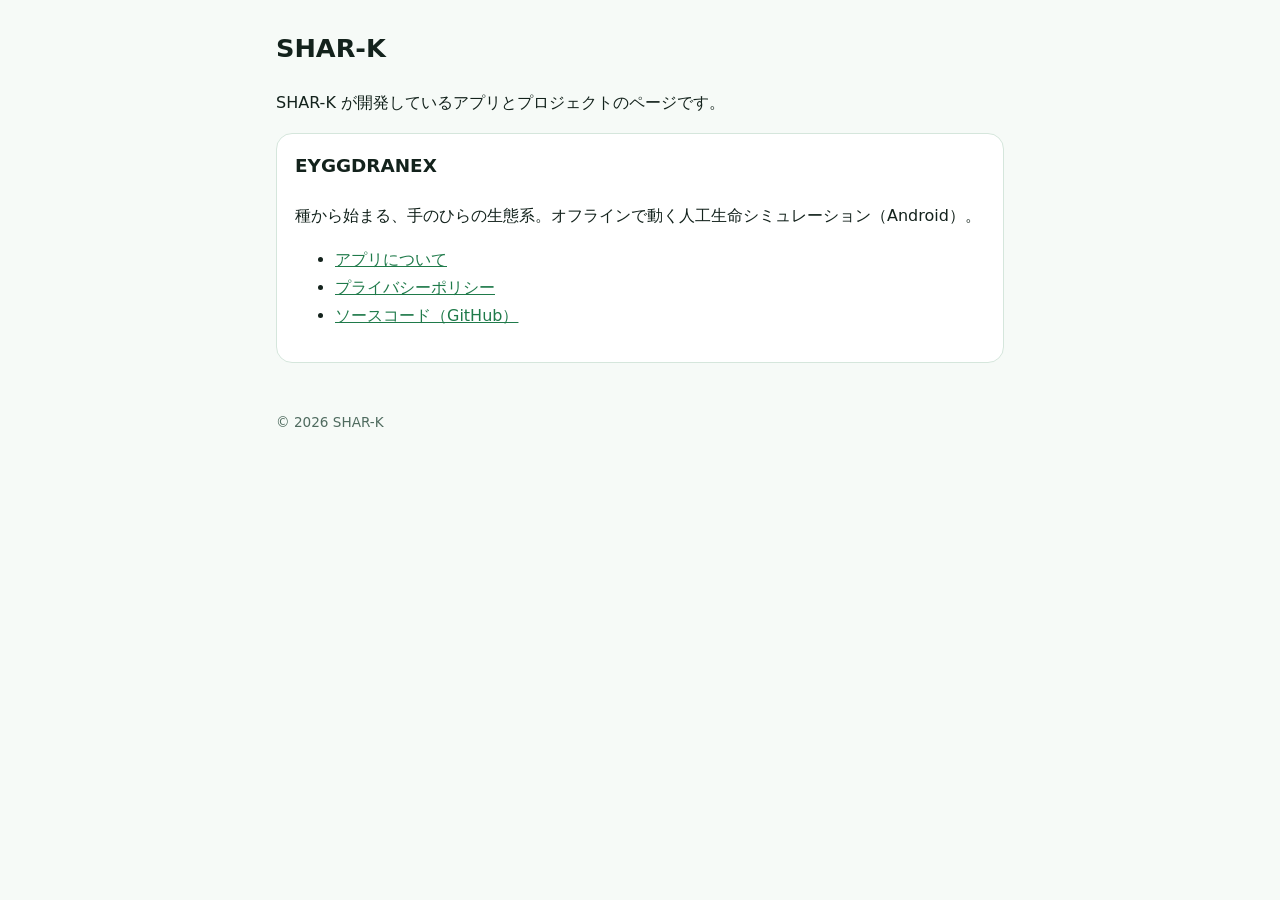
<file: index.html>
<!doctype html>
<html lang="ja">
<head>
  <meta charset="utf-8">
  <meta name="viewport" content="width=device-width, initial-scale=1">
  <title>SHAR-K</title>
  <meta name="description" content="SHAR-K のアプリとプロジェクト。">
  <link rel="stylesheet" href="style.css">
  <link rel="icon" href="eyggdranex/icon-512.png">
</head>
<body>
<main>
  <header>
    <h1>SHAR-K</h1>
  </header>
  <p>SHAR-K が開発しているアプリとプロジェクトのページです。</p>

  <div class="card">
    <h2 style="margin-top:0;border:0">EYGGDRANEX</h2>
    <p>種から始まる、手のひらの生態系。オフラインで動く人工生命シミュレーション（Android）。</p>
    <ul>
      <li><a href="eyggdranex/">アプリについて</a></li>
      <li><a href="eyggdranex/privacy.html">プライバシーポリシー</a></li>
      <li><a href="https://github.com/ghasindusk/EYGGDRANEX">ソースコード（GitHub）</a></li>
    </ul>
  </div>

  <footer>© 2026 SHAR-K</footer>
</main>
</body>
</html>
</file>
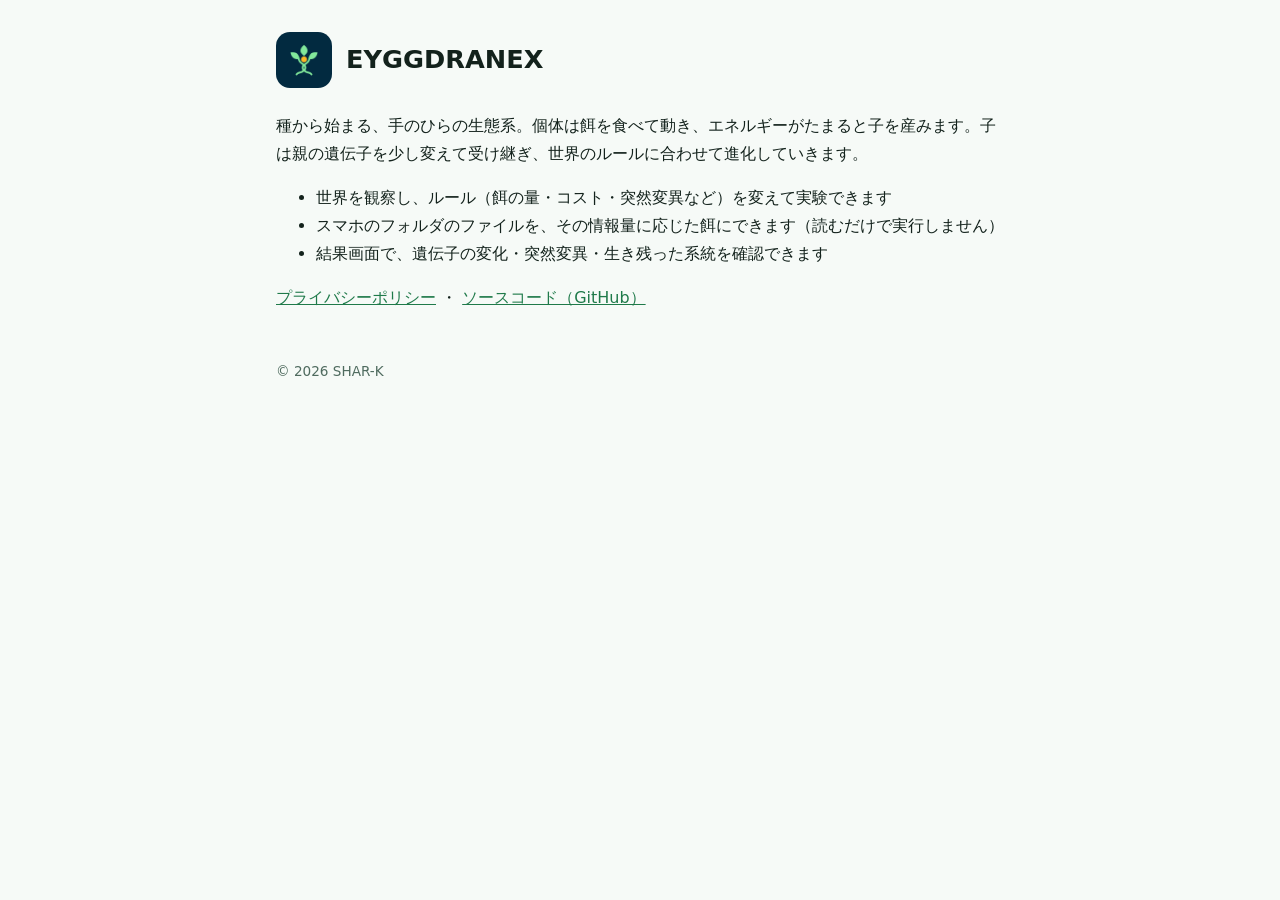
<file: eyggdranex/index.html>
<!doctype html>
<html lang="ja">
<head>
  <meta charset="utf-8">
  <meta name="viewport" content="width=device-width, initial-scale=1">
  <title>EYGGDRANEX</title>
  <meta name="description" content="種から始まる、手のひらの生態系。オフラインで動く人工生命シミュレーション。">
  <link rel="stylesheet" href="../style.css">
  <link rel="icon" href="icon-512.png">
</head>
<body>
<main>
  <header>
    <img src="icon-512.png" alt="">
    <h1>EYGGDRANEX</h1>
  </header>
  <p>種から始まる、手のひらの生態系。個体は餌を食べて動き、エネルギーがたまると子を産みます。子は親の遺伝子を少し変えて受け継ぎ、世界のルールに合わせて進化していきます。</p>
  <ul>
    <li>世界を観察し、ルール（餌の量・コスト・突然変異など）を変えて実験できます</li>
    <li>スマホのフォルダのファイルを、その情報量に応じた餌にできます（読むだけで実行しません）</li>
    <li>結果画面で、遺伝子の変化・突然変異・生き残った系統を確認できます</li>
  </ul>
  <p><a href="privacy.html">プライバシーポリシー</a> ・ <a href="https://github.com/ghasindusk/EYGGDRANEX">ソースコード（GitHub）</a></p>
  <footer>© 2026 SHAR-K</footer>
</main>
</body>
</html>
</file>
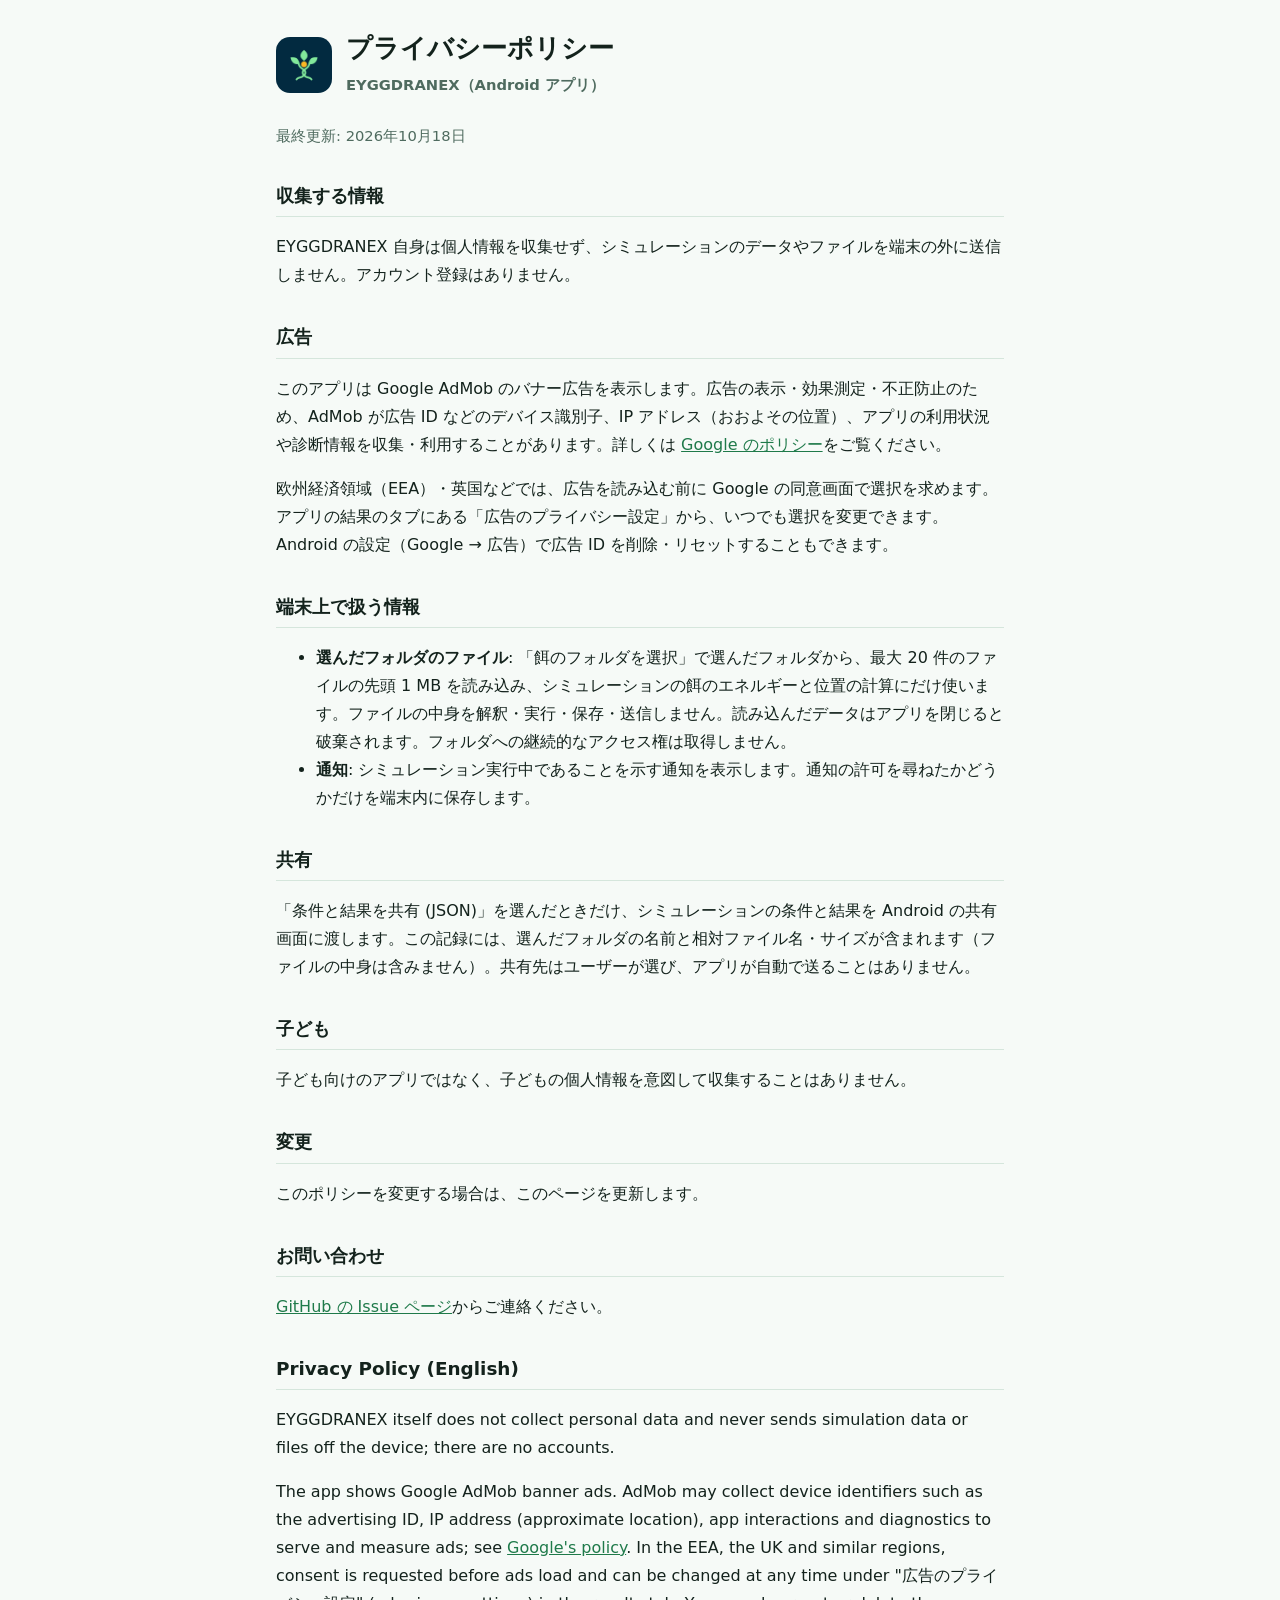
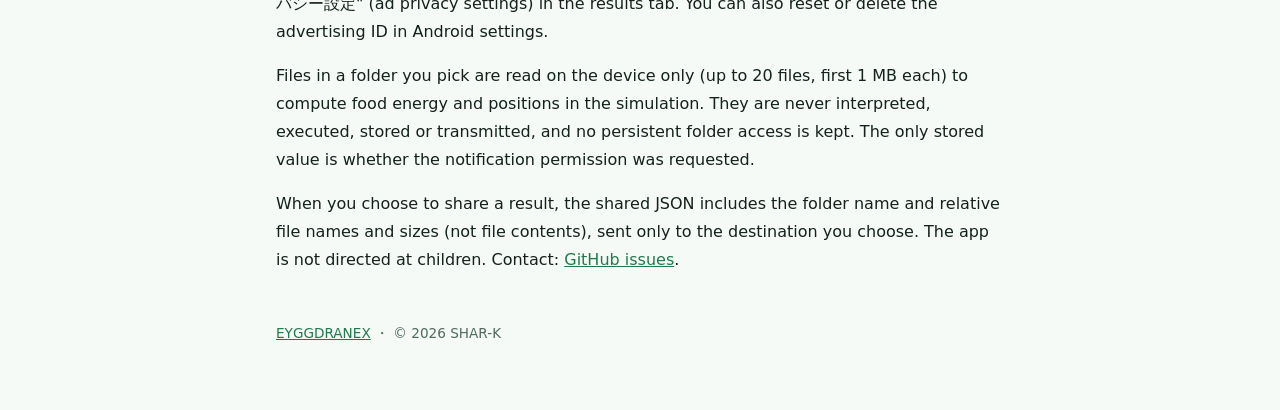
<file: eyggdranex/privacy.html>
<!doctype html>
<html lang="ja">
<head>
  <meta charset="utf-8">
  <meta name="viewport" content="width=device-width, initial-scale=1">
  <title>EYGGDRANEX プライバシー</title>
  <meta name="description" content="EYGGDRANEX（Android アプリ）のプライバシーポリシー。">
  <link rel="stylesheet" href="../style.css">
  <link rel="icon" href="icon-512.png">
</head>
<body>
<main>
  <header>
    <img src="icon-512.png" alt="">
    <h1>プライバシーポリシー<br><span class="muted">EYGGDRANEX（Android アプリ）</span></h1>
  </header>
  <p class="muted">最終更新: 2026年10月18日</p>

  <h2>収集する情報</h2>
  <p>EYGGDRANEX 自身は個人情報を収集せず、シミュレーションのデータやファイルを端末の外に送信しません。アカウント登録はありません。</p>

  <h2>広告</h2>
  <p>このアプリは Google AdMob のバナー広告を表示します。広告の表示・効果測定・不正防止のため、AdMob が広告 ID などのデバイス識別子、IP アドレス（おおよその位置）、アプリの利用状況や診断情報を収集・利用することがあります。詳しくは <a href="https://policies.google.com/technologies/ads">Google のポリシー</a>をご覧ください。</p>
  <p>欧州経済領域（EEA）・英国などでは、広告を読み込む前に Google の同意画面で選択を求めます。アプリの結果のタブにある「広告のプライバシー設定」から、いつでも選択を変更できます。Android の設定（Google → 広告）で広告 ID を削除・リセットすることもできます。</p>

  <h2>端末上で扱う情報</h2>
  <ul>
    <li><strong>選んだフォルダのファイル</strong>: 「餌のフォルダを選択」で選んだフォルダから、最大 20 件のファイルの先頭 1 MB を読み込み、シミュレーションの餌のエネルギーと位置の計算にだけ使います。ファイルの中身を解釈・実行・保存・送信しません。読み込んだデータはアプリを閉じると破棄されます。フォルダへの継続的なアクセス権は取得しません。</li>
    <li><strong>通知</strong>: シミュレーション実行中であることを示す通知を表示します。通知の許可を尋ねたかどうかだけを端末内に保存します。</li>
  </ul>

  <h2>共有</h2>
  <p>「条件と結果を共有 (JSON)」を選んだときだけ、シミュレーションの条件と結果を Android の共有画面に渡します。この記録には、選んだフォルダの名前と相対ファイル名・サイズが含まれます（ファイルの中身は含みません）。共有先はユーザーが選び、アプリが自動で送ることはありません。</p>

  <h2>子ども</h2>
  <p>子ども向けのアプリではなく、子どもの個人情報を意図して収集することはありません。</p>

  <h2>変更</h2>
  <p>このポリシーを変更する場合は、このページを更新します。</p>

  <h2>お問い合わせ</h2>
  <p><a href="https://github.com/ghasindusk/EYGGDRANEX/issues">GitHub の Issue ページ</a>からご連絡ください。</p>

  <h2 lang="en">Privacy Policy (English)</h2>
  <div lang="en">
    <p>EYGGDRANEX itself does not collect personal data and never sends simulation data or files off the device; there are no accounts.</p>
    <p>The app shows Google AdMob banner ads. AdMob may collect device identifiers such as the advertising ID, IP address (approximate location), app interactions and diagnostics to serve and measure ads; see <a href="https://policies.google.com/technologies/ads">Google's policy</a>. In the EEA, the UK and similar regions, consent is requested before ads load and can be changed at any time under "広告のプライバシー設定" (ad privacy settings) in the results tab. You can also reset or delete the advertising ID in Android settings.</p>
    <p>Files in a folder you pick are read on the device only (up to 20 files, first 1 MB each) to compute food energy and positions in the simulation. They are never interpreted, executed, stored or transmitted, and no persistent folder access is kept. The only stored value is whether the notification permission was requested.</p>
    <p>When you choose to share a result, the shared JSON includes the folder name and relative file names and sizes (not file contents), sent only to the destination you choose. The app is not directed at children. Contact: <a href="https://github.com/ghasindusk/EYGGDRANEX/issues">GitHub issues</a>.</p>
  </div>

  <footer><a href="./">EYGGDRANEX</a> ・ © 2026 SHAR-K</footer>
</main>
</body>
</html>
</file>
<file: style.css>
:root {
  --bg: #f6faf7;
  --text: #13221c;
  --muted: #4f6b5f;
  --card: #ffffff;
  --border: #d5e6dc;
  --accent: #1f7a4a;
}
@media (prefers-color-scheme: dark) {
  :root {
    --bg: #0b1417;
    --text: #e3f1e8;
    --muted: #9dbbac;
    --card: #12252a;
    --border: #254147;
    --accent: #79e2a5;
  }
}
* { box-sizing: border-box; }
body {
  margin: 0;
  background: var(--bg);
  color: var(--text);
  font: 16px/1.75 system-ui, -apple-system, "Segoe UI", "Hiragino Sans", "Yu Gothic UI", sans-serif;
}
main { max-width: 760px; margin: 0 auto; padding: 32px 16px 64px; }
header { display: flex; align-items: center; gap: 14px; margin-bottom: 24px; }
header img { width: 56px; height: 56px; border-radius: 14px; }
h1 { font-size: 1.6rem; margin: 0; line-height: 1.3; }
h2 { font-size: 1.15rem; margin-top: 2rem; border-bottom: 1px solid var(--border); padding-bottom: 4px; }
p, li { color: var(--text); }
.muted { color: var(--muted); font-size: .92rem; }
a { color: var(--accent); }
.card {
  background: var(--card);
  border: 1px solid var(--border);
  border-radius: 16px;
  padding: 16px 18px;
  margin: 12px 0;
}
footer { margin-top: 48px; color: var(--muted); font-size: .85rem; }
</file>
